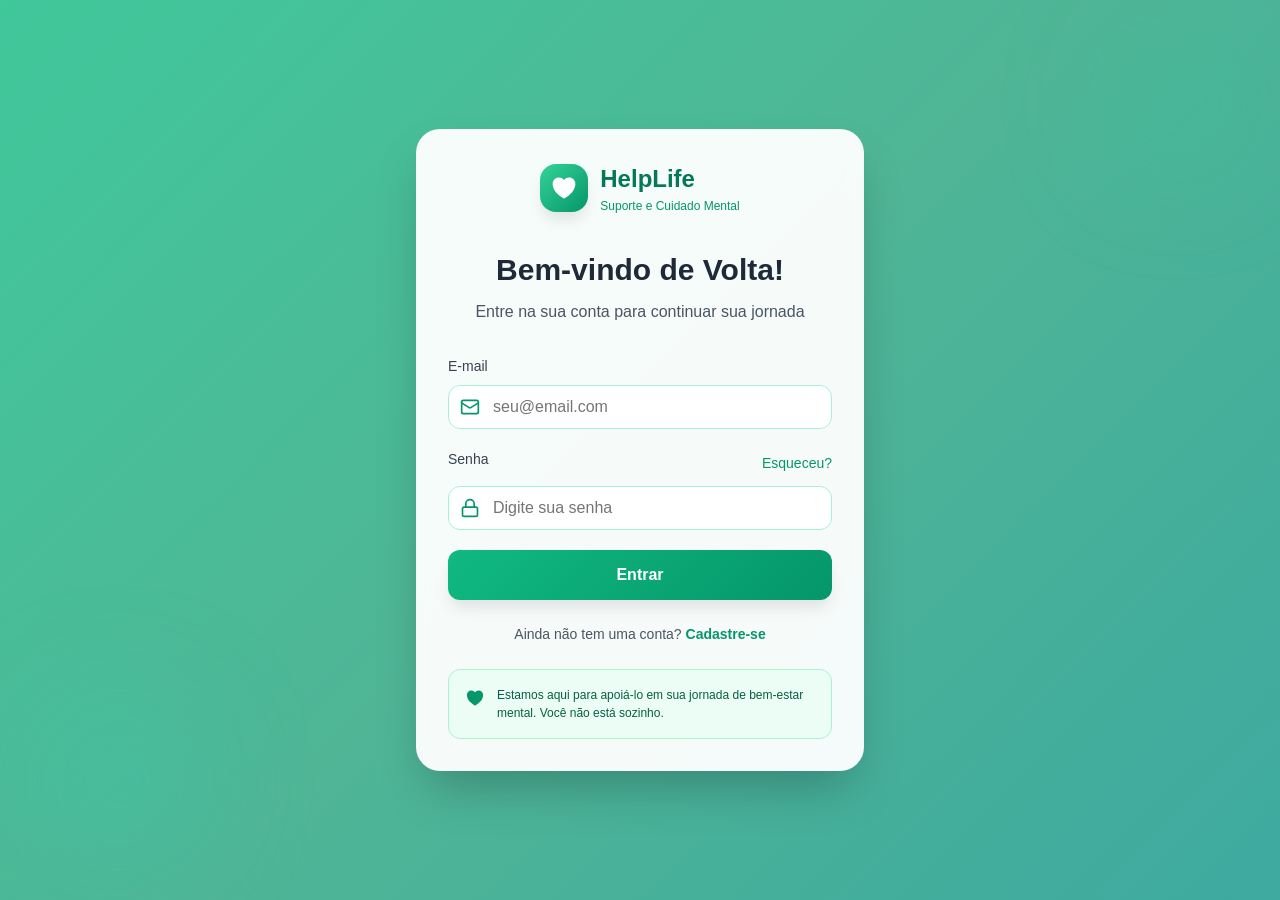
<file: index.html>
<!DOCTYPE html>
<html lang="pt-BR">
<head>
    <meta charset="UTF-8">
    <meta name="viewport" content="width=device-width, initial-scale=1.0">
    <title>HelpLife - Suporte e Cuidado Mental</title>
    <link rel="stylesheet" href="stlye.css">
</head>
<body>
    <!-- login pagina -->
    <div id="loginPage" class="page active">
        <div class="background">
            <div class="overlay"></div>
        </div>
        <div class="decoration-top"></div>
        <div class="decoration-bottom"></div>
        
        <div class="card">
            <div class="logo">
                <div class="logo-icon">
                    <svg xmlns="http://www.w3.org/2000/svg" viewBox="0 0 24 24" fill="currentColor">
                        <path d="M11.645 20.91l-.007-.003-.022-.012a15.247 15.247 0 01-.383-.218 25.18 25.18 0 01-4.244-3.17C4.688 15.36 2.25 12.174 2.25 8.25 2.25 5.322 4.714 3 7.688 3A5.5 5.5 0 0112 5.052 5.5 5.5 0 0116.313 3c2.973 0 5.437 2.322 5.437 5.25 0 3.925-2.438 7.111-4.739 9.256a25.175 25.175 0 01-4.244 3.17 15.247 15.247 0 01-.383.219l-.022.012-.007.004-.003.001a.752.752 0 01-.704 0l-.003-.001z" />
                    </svg>
                </div>
                <div class="logo-text">
                    <span class="logo-title">HelpLife</span>
                    <span class="logo-subtitle">Suporte e Cuidado Mental</span>
                </div>
            </div>

            <div class="header">
                <h1>Bem-vindo de Volta!</h1>
                <p>Entre na sua conta para continuar sua jornada</p>
            </div>

            <form id="loginForm">
                <div class="form-group">
                    <label class="form-label" for="loginEmail">E-mail</label>
                    <div class="input-wrapper">
                        <svg class="input-icon" xmlns="http://www.w3.org/2000/svg" viewBox="0 0 24 24" fill="none" stroke="currentColor" stroke-width="2">
                            <rect width="20" height="16" x="2" y="4" rx="2"/>
                            <path d="m22 7-8.97 5.7a1.94 1.94 0 0 1-2.06 0L2 7"/>
                        </svg>
                        <input class="form-input" type="email" id="loginEmail" placeholder="seu@email.com" required>
                    </div>
                </div>

                <div class="form-group">
                    <div class="label-row">
                        <label class="form-label" for="loginPassword">Senha</label>
                        <a href="#" class="link link-small" onclick="showPage('forgotPassword'); return false;">Esqueceu?</a>
                    </div>
                    <div class="input-wrapper">
                        <svg class="input-icon" xmlns="http://www.w3.org/2000/svg" viewBox="0 0 24 24" fill="none" stroke="currentColor" stroke-width="2">
                            <rect width="18" height="11" x="3" y="11" rx="2" ry="2"/>
                            <path d="M7 11V7a5 5 0 0 1 10 0v4"/>
                        </svg>
                        <input class="form-input" type="password" id="loginPassword" placeholder="Digite sua senha" required>
                    </div>
                </div>

                <button type="submit" class="btn">Entrar</button>
            </form>

            <div class="footer">
                <p class="footer-text">
                    Ainda não tem uma conta? 
                    <a href="#" class="link" onclick="showPage('signup'); return false;">Cadastre-se</a>
                </p>
            </div>

            <div class="support-box">
                <div class="support-content">
                    <svg class="support-icon" xmlns="http://www.w3.org/2000/svg" viewBox="0 0 24 24" fill="currentColor">
                        <path d="M11.645 20.91l-.007-.003-.022-.012a15.247 15.247 0 01-.383-.218 25.18 25.18 0 01-4.244-3.17C4.688 15.36 2.25 12.174 2.25 8.25 2.25 5.322 4.714 3 7.688 3A5.5 5.5 0 0112 5.052 5.5 5.5 0 0116.313 3c2.973 0 5.437 2.322 5.437 5.25 0 3.925-2.438 7.111-4.739 9.256a25.175 25.175 0 01-4.244 3.17 15.247 15.247 0 01-.383.219l-.022.012-.007.004-.003.001a.752.752 0 01-.704 0l-.003-.001z" />
                    </svg>
                    <p class="support-text">
                        Estamos aqui para apoiá-lo em sua jornada de bem-estar mental. Você não está sozinho.
                    </p>
                </div>
            </div>
        </div>
    </div>

    <!-- SIGNUP PAGE -->
    <div id="signupPage" class="page">
        <div class="background">
            <div class="overlay"></div>
        </div>
        <div class="decoration-top"></div>
        <div class="decoration-bottom"></div>
        
        <div class="card">
            <div class="logo">
                <div class="logo-icon">
                    <svg xmlns="http://www.w3.org/2000/svg" viewBox="0 0 24 24" fill="currentColor">
                        <path d="M11.645 20.91l-.007-.003-.022-.012a15.247 15.247 0 01-.383-.218 25.18 25.18 0 01-4.244-3.17C4.688 15.36 2.25 12.174 2.25 8.25 2.25 5.322 4.714 3 7.688 3A5.5 5.5 0 0112 5.052 5.5 5.5 0 0116.313 3c2.973 0 5.437 2.322 5.437 5.25 0 3.925-2.438 7.111-4.739 9.256a25.175 25.175 0 01-4.244 3.17 15.247 15.247 0 01-.383.219l-.022.012-.007.004-.003.001a.752.752 0 01-.704 0l-.003-.001z" />
                    </svg>
                </div>
                <div class="logo-text">
                    <span class="logo-title">HelpLife</span>
                    <span class="logo-subtitle">Suporte e Cuidado Mental</span>
                </div>
            </div>

            <div class="header">
                <h1>Bem-vindo!</h1>
                <p>Crie sua conta e inicie sua jornada de cuidado mental</p>
            </div>

            <form id="signupForm">
                <div class="form-group">
                    <label class="form-label" for="signupName">Nome Completo</label>
                    <div class="input-wrapper">
                        <svg class="input-icon" xmlns="http://www.w3.org/2000/svg" viewBox="0 0 24 24" fill="none" stroke="currentColor" stroke-width="2">
                            <path d="M19 21v-2a4 4 0 0 0-4-4H9a4 4 0 0 0-4 4v2"/>
                            <circle cx="12" cy="7" r="4"/>
                        </svg>
                        <input class="form-input" type="text" id="signupName" placeholder="Digite seu nome" required>
                    </div>
                </div>

                <div class="form-group">
                    <label class="form-label" for="signupEmail">E-mail</label>
                    <div class="input-wrapper">
                        <svg class="input-icon" xmlns="http://www.w3.org/2000/svg" viewBox="0 0 24 24" fill="none" stroke="currentColor" stroke-width="2">
                            <rect width="20" height="16" x="2" y="4" rx="2"/>
                            <path d="m22 7-8.97 5.7a1.94 1.94 0 0 1-2.06 0L2 7"/>
                        </svg>
                        <input class="form-input" type="email" id="signupEmail" placeholder="seu@email.com" required>
                    </div>
                </div>

                <div class="form-group">
                    <label class="form-label" for="signupPhone">Telefone</label>
                    <div class="input-wrapper">
                        <svg class="input-icon" xmlns="http://www.w3.org/2000/svg" viewBox="0 0 24 24" fill="none" stroke="currentColor" stroke-width="2">
                            <path d="M22 16.92v3a2 2 0 0 1-2.18 2 19.79 19.79 0 0 1-8.63-3.07 19.5 19.5 0 0 1-6-6 19.79 19.79 0 0 1-3.07-8.67A2 2 0 0 1 4.11 2h3a2 2 0 0 1 2 1.72 12.84 12.84 0 0 0 .7 2.81 2 2 0 0 1-.45 2.11L8.09 9.91a16 16 0 0 0 6 6l1.27-1.27a2 2 0 0 1 2.11-.45 12.84 12.84 0 0 0 2.81.7A2 2 0 0 1 22 16.92z"/>
                        </svg>
                        <input class="form-input" type="tel" id="signupPhone" placeholder="(00) 00000-0000" required>
                    </div>
                </div>

                <div class="form-group">
                    <label class="form-label" for="signupPassword">Senha</label>
                    <div class="input-wrapper">
                        <svg class="input-icon" xmlns="http://www.w3.org/2000/svg" viewBox="0 0 24 24" fill="none" stroke="currentColor" stroke-width="2">
                            <rect width="18" height="11" x="3" y="11" rx="2" ry="2"/>
                            <path d="M7 11V7a5 5 0 0 1 10 0v4"/>
                        </svg>
                        <input class="form-input" type="password" id="signupPassword" placeholder="Mínimo 8 caracteres" required>
                    </div>
                </div>

                <div class="form-group">
                    <label class="form-label" for="signupConfirmPassword">Confirmar Senha</label>
                    <div class="input-wrapper">
                        <svg class="input-icon" xmlns="http://www.w3.org/2000/svg" viewBox="0 0 24 24" fill="none" stroke="currentColor" stroke-width="2">
                            <rect width="18" height="11" x="3" y="11" rx="2" ry="2"/>
                            <path d="M7 11V7a5 5 0 0 1 10 0v4"/>
                        </svg>
                        <input class="form-input" type="password" id="signupConfirmPassword" placeholder="Digite a senha novamente" required>
                    </div>
                </div>

                <div class="checkbox-wrapper">
                    <input type="checkbox" id="terms" class="checkbox" required>
                    <label for="terms" class="checkbox-label">
                        Aceito os termos de uso e políticas de privacidade
                    </label>
                </div>

                <button type="submit" class="btn">Criar Conta</button>
            </form>

            <div class="footer">
                <p class="footer-text">
                    Já tem uma conta? 
                    <a href="#" class="link" onclick="showPage('login'); return false;">Entrar</a>
                </p>
            </div>

            <div class="support-box">
                <div class="support-content">
                    <svg class="support-icon" xmlns="http://www.w3.org/2000/svg" viewBox="0 0 24 24" fill="currentColor">
                        <path d="M11.645 20.91l-.007-.003-.022-.012a15.247 15.247 0 01-.383-.218 25.18 25.18 0 01-4.244-3.17C4.688 15.36 2.25 12.174 2.25 8.25 2.25 5.322 4.714 3 7.688 3A5.5 5.5 0 0112 5.052 5.5 5.5 0 0116.313 3c2.973 0 5.437 2.322 5.437 5.25 0 3.925-2.438 7.111-4.739 9.256a25.175 25.175 0 01-4.244 3.17 15.247 15.247 0 01-.383.219l-.022.012-.007.004-.003.001a.752.752 0 01-.704 0l-.003-.001z" />
                    </svg>
                    <p class="support-text">
                        Estamos aqui para apoiá-lo em sua jornada de bem-estar mental. Você não está sozinho.
                    </p>
                </div>
            </div>
        </div>
    </div>

    <!-- esqueçeu a senha  -->
    <div id="forgotPasswordPage" class="page">
        <div class="background">
            <div class="overlay"></div>
        </div>
        <div class="decoration-top"></div>
        <div class="decoration-bottom"></div>
        
        <div class="card">
            <a href="#" class="back-button" onclick="showPage('login'); return false;">
                <svg class="back-icon" xmlns="http://www.w3.org/2000/svg" viewBox="0 0 24 24" fill="none" stroke="currentColor" stroke-width="2">
                    <path d="m12 19-7-7 7-7"/>
                    <path d="M19 12H5"/>
                </svg>
                <span>Voltar para login</span>
            </a>

            <div class="logo">
                <div class="logo-icon">
                    <svg xmlns="http://www.w3.org/2000/svg" viewBox="0 0 24 24" fill="currentColor">
                        <path d="M11.645 20.91l-.007-.003-.022-.012a15.247 15.247 0 01-.383-.218 25.18 25.18 0 01-4.244-3.17C4.688 15.36 2.25 12.174 2.25 8.25 2.25 5.322 4.714 3 7.688 3A5.5 5.5 0 0112 5.052 5.5 5.5 0 0116.313 3c2.973 0 5.437 2.322 5.437 5.25 0 3.925-2.438 7.111-4.739 9.256a25.175 25.175 0 01-4.244 3.17 15.247 15.247 0 01-.383.219l-.022.012-.007.004-.003.001a.752.752 0 01-.704 0l-.003-.001z" />
                    </svg>
                </div>
                <div class="logo-text">
                    <span class="logo-title">HelpLife</span>
                    <span class="logo-subtitle">Suporte e Cuidado Mental</span>
                </div>
            </div>

            <div id="forgotPasswordFormSection">
                <div class="header">
                    <h1>Esqueceu sua senha?</h1>
                    <p>Sem problemas! Enviaremos instruções para redefinir sua senha</p>
                </div>

                <form id="forgotPasswordForm">
                    <div class="form-group">
                        <label class="form-label" for="forgotEmail">E-mail</label>
                        <div class="input-wrapper">
                            <svg class="input-icon" xmlns="http://www.w3.org/2000/svg" viewBox="0 0 24 24" fill="none" stroke="currentColor" stroke-width="2">
                                <rect width="20" height="16" x="2" y="4" rx="2"/>
                                <path d="m22 7-8.97 5.7a1.94 1.94 0 0 1-2.06 0L2 7"/>
                            </svg>
                            <input class="form-input" type="email" id="forgotEmail" placeholder="seu@email.com" required>
                        </div>
                    </div>

                    <button type="submit" class="btn">Enviar Link de Recuperação</button>
                </form>
            </div>

            <div id="forgotPasswordSuccessSection" class="hidden">
                <div class="header">
                    <div class="success-icon-wrapper">
                        <svg class="success-icon" xmlns="http://www.w3.org/2000/svg" viewBox="0 0 24 24" fill="none" stroke="currentColor" stroke-width="2">
                            <rect width="20" height="16" x="2" y="4" rx="2"/>
                            <path d="m22 7-8.97 5.7a1.94 1.94 0 0 1-2.06 0L2 7"/>
                        </svg>
                    </div>
                    <h1>E-mail Enviado!</h1>
                    <p>Enviamos instruções para <strong id="sentEmailDisplay"></strong></p>
                </div>

                <div class="info-box">
                    <p class="info-text">
                        Verifique sua caixa de entrada e siga as instruções para redefinir sua senha. O link expira em 1 hora.
                    </p>
                </div>

                <button onclick="resetForgotPassword()" class="btn btn-outline">Não recebeu? Reenviar e-mail</button>
            </div>

            <div class="footer">
                <p class="footer-text">
                    Lembrou sua senha? 
                    <a href="#" class="link" onclick="showPage('login'); return false;">Fazer login</a>
                </p>
            </div>

            <div class="support-box">
                <div class="support-content">
                    <svg class="support-icon" xmlns="http://www.w3.org/2000/svg" viewBox="0 0 24 24" fill="currentColor">
                        <path d="M11.645 20.91l-.007-.003-.022-.012a15.247 15.247 0 01-.383-.218 25.18 25.18 0 01-4.244-3.17C4.688 15.36 2.25 12.174 2.25 8.25 2.25 5.322 4.714 3 7.688 3A5.5 5.5 0 0112 5.052 5.5 5.5 0 0116.313 3c2.973 0 5.437 2.322 5.437 5.25 0 3.925-2.438 7.111-4.739 9.256a25.175 25.175 0 01-4.244 3.17 15.247 15.247 0 01-.383.219l-.022.012-.007.004-.003.001a.752.752 0 01-.704 0l-.003-.001z" />
                    </svg>
                    <p class="support-text">
                        Estamos aqui para apoiá-lo em sua jornada de bem-estar mental. Você não está sozinho.
                    </p>
                </div>
            </div>
        </div>
    </div>

    <script src="js.js"> </script>
</body>
</html>
</file>
<file: stlye.css>
* {
            margin: 0;
            padding: 0;
            box-sizing: border-box;
        }
        /*ajuda na fonte */
        body {
            font-family: -apple-system, BlinkMacSystemFont, 'Segoe UI', Roboto, 'Helvetica Neue', Arial, sans-serif;
            line-height: 1.5;
        }

        .page {
            display: none;
            min-height: 100vh;
            position: relative;
            padding: 1rem;
        }

        .page.active {
            display: flex;
            align-items: center;
            justify-content: center;
        }

        /* Todo background */
        .background {
            position: absolute;
            inset: 0;
            background-image: url('https://images.unsplash.com/photo-1758274538961-fe8f1f24166f?crop=entropy&cs=tinysrgb&fit=max&fm=jpg&ixid=M3w3Nzg4Nzd8MHwxfHNlYXJjaHwxfHxtZW50YWwlMjBoZWFsdGglMjBwZWFjZWZ1bCUyMG5hdHVyZSUyMG1lZGl0YXRpb258ZW58MXx8fHwxNzczNjgyODIwfDA&ixlib=rb-4.1.0&q=80&w=1080');
            background-size: cover;
            background-position: center;
        }

        .overlay {
            position: absolute;
            inset: 0;
            background: linear-gradient(135deg, rgba(16, 185, 129, 0.8) 0%, rgba(5, 150, 105, 0.7) 50%, rgba(13, 148, 136, 0.8) 100%);
        }

        /* elementos decorativos */
        .decoration-top {
            position: absolute;
            top: 2.5rem;
            right: 2.5rem;
            width: 8rem;
            height: 8rem;
            background: rgba(52, 211, 153, 0.2);
            border-radius: 50%;
            filter: blur(60px);
        }

        .decoration-bottom {
            position: absolute;
            bottom: 2.5rem;
            left: 2.5rem;
            width: 10rem;
            height: 10rem;
            background: rgba(45, 212, 191, 0.2);
            border-radius: 50%;
            filter: blur(60px);
        }

        /* card de cadastro */
        .card {
            position: relative;
            width: 100%;
            max-width: 28rem;
            background: rgba(255, 255, 255, 0.95);
            backdrop-filter: blur(8px);
            border-radius: 1.5rem;
            box-shadow: 0 25px 50px -12px rgba(0, 0, 0, 0.25);
            padding: 2rem;
        }

        /* Logo */
        .logo {
            display: flex;
            align-items: center;
            gap: 0.75rem;
            justify-content: center;
            margin-bottom: 2rem;
        }

        .logo-icon {
            position: relative;
            width: 3rem;
            height: 3rem;
            background: linear-gradient(135deg, #34d399 0%, #059669 100%);
            border-radius: 1rem;
            display: flex;
            align-items: center;
            justify-content: center;
            box-shadow: 0 10px 15px -3px rgba(0, 0, 0, 0.1);
        }

        .logo-icon svg {
            width: 1.75rem;
            height: 1.75rem;
            color: white;
            fill: white;
        }

        .logo-text {
            display: flex;
            flex-direction: column;
        }

        .logo-title {
            font-size: 1.5rem;
            font-weight: bold;
            color: #047857;
        }

        .logo-subtitle {
            font-size: 0.75rem;
            color: #059669;
        }

        /* cabeçelho */
        .header {
            text-align: center;
            margin-bottom: 2rem;
        }

        .header h1 {
            font-size: 1.875rem;
            font-weight: bold;
            color: #1f2937;
            margin-bottom: 0.5rem;
        }

        .header p {
            color: #4b5563;
        }

        /* elementos */
        .form-group {
            margin-bottom: 1.25rem;
        }

        .form-label {
            display: block;
            font-size: 0.875rem;
            font-weight: 500;
            color: #374151;
            margin-bottom: 0.5rem;
        }

        .input-wrapper {
            position: relative;
        }

        .input-icon {
            position: absolute;
            left: 0.75rem;
            top: 50%;
            transform: translateY(-50%);
            width: 1.25rem;
            height: 1.25rem;
            color: #059669;
        }

        .form-input {
            width: 100%;
            padding: 0.75rem 0.75rem 0.75rem 2.75rem;
            border: 1.5px solid #a7f3d0;
            border-radius: 0.75rem;
            font-size: 1rem;
            transition: all 0.2s;
        }

        .form-input:focus {
            outline: none;
            border-color: #059669;
            box-shadow: 0 0 0 3px rgba(5, 150, 105, 0.1);
        }

        /* botão */
        .btn {
            width: 100%;
            padding: 1rem;
            background: linear-gradient(135deg, #10b981 0%, #059669 100%);
            color: white;
            font-weight: 600;
            border: none;
            border-radius: 0.75rem;
            font-size: 1rem;
            cursor: pointer;
            box-shadow: 0 10px 15px -3px rgba(0, 0, 0, 0.1);
            transition: all 0.2s;
        }

        .btn:hover {
            background: linear-gradient(135deg, #059669 0%, #047857 100%);
            box-shadow: 0 20px 25px -5px rgba(0, 0, 0, 0.15);
            transform: translateY(-1px);
        }

        .btn-outline {
            background: white;
            color: #047857;
            border: 2px solid #6ee7b7;
        }

        .btn-outline:hover {
            background: #ecfdf5;
        }

        /* Links */
        .link {
            color: #059669;
            text-decoration: none;
            font-weight: 600;
            transition: color 0.2s;
        }

        .link:hover {
            color: #047857;
        }

        .link-small {
            font-size: 0.875rem;
            font-weight: 500;
        }

        /* caixa de check */
        .checkbox-wrapper {
            display: flex;
            align-items: start;
            gap: 0.5rem;
            margin-bottom: 1.25rem;
        }

        .checkbox {
            width: 1.25rem;
            height: 1.25rem;
            border: 2px solid #6ee7b7;
            border-radius: 0.25rem;
            cursor: pointer;
            margin-top: 0.25rem;
        }

        .checkbox:checked {
            background: #059669;
            border-color: #059669;
        }

        .checkbox-label {
            font-size: 0.875rem;
            color: #4b5563;
            cursor: pointer;
            line-height: 1.25;
        }

        /* suporte box */
        .support-box {
            margin-top: 1.5rem;
            padding: 1rem;
            background: #ecfdf5;
            border: 1px solid #a7f3d0;
            border-radius: 0.75rem;
        }

        .support-content {
            display: flex;
            align-items: start;
            gap: 0.75rem;
        }

        .support-icon {
            width: 1.25rem;
            height: 1.25rem;
            color: #059669;
            flex-shrink: 0;
            margin-top: 0.125rem;
        }

        .support-text {
            font-size: 0.75rem;
            color: #065f46;
        }

        /* roda pé */
        .footer {
            text-align: center;
            margin-top: 1.5rem;
        }

        .footer-text {
            font-size: 0.875rem;
            color: #4b5563;
        }

        /* botão do fundo */
        .back-button {
            display: inline-flex;
            align-items: center;
            gap: 0.5rem;
            color: #059669;
            text-decoration: none;
            font-size: 0.875rem;
            font-weight: 500;
            margin-bottom: 1.5rem;
            transition: color 0.2s;
        }

        .back-button:hover {
            color: #047857;
        }

        .back-icon {
            width: 1rem;
            height: 1rem;
        }

        /* */
        .success-icon-wrapper {
            width: 4rem;
            height: 4rem;
            background: #d1fae5;
            border-radius: 50%;
            display: flex;
            align-items: center;
            justify-content: center;
            margin: 0 auto 1rem;
        }

        .success-icon {
            width: 2rem;
            height: 2rem;
            color: #059669;
        }

        .info-box {
            background: #ecfdf5;
            border: 1px solid #a7f3d0;
            border-radius: 0.75rem;
            padding: 1rem;
            margin-bottom: 1.5rem;
        }

        .info-text {
            font-size: 0.875rem;
            color: #065f46;
        }

        /* Link de esqueçeu a senha*/
        .label-row {
            display: flex;
            align-items: center;
            justify-content: space-between;
            margin-bottom: 0.5rem;
        }

        .hidden {
            display: none !important;
        }
</file>
